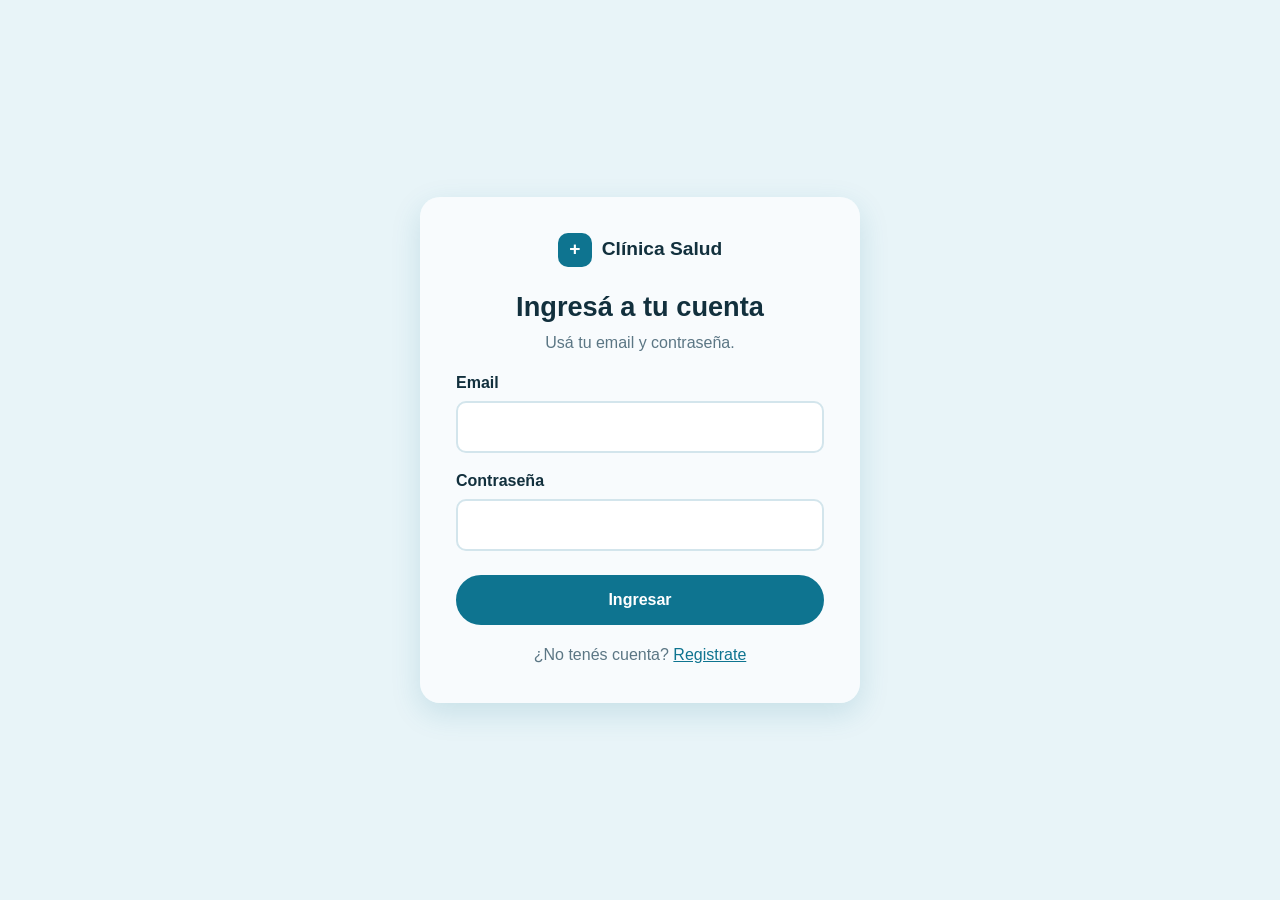
<file: Proyecto Informatico/clinicaWEB/index.html>
<!DOCTYPE html>
<html lang="es">
    <head>
        <meta charset="UTF-8">
        <meta http-equiv="refresh" content="0; url=login.html">
        <title>Clínica Salud</title>
    </head>
    <body>
        <a href="login.html">Ir al login</a>
    </body>
    </html>
</file>
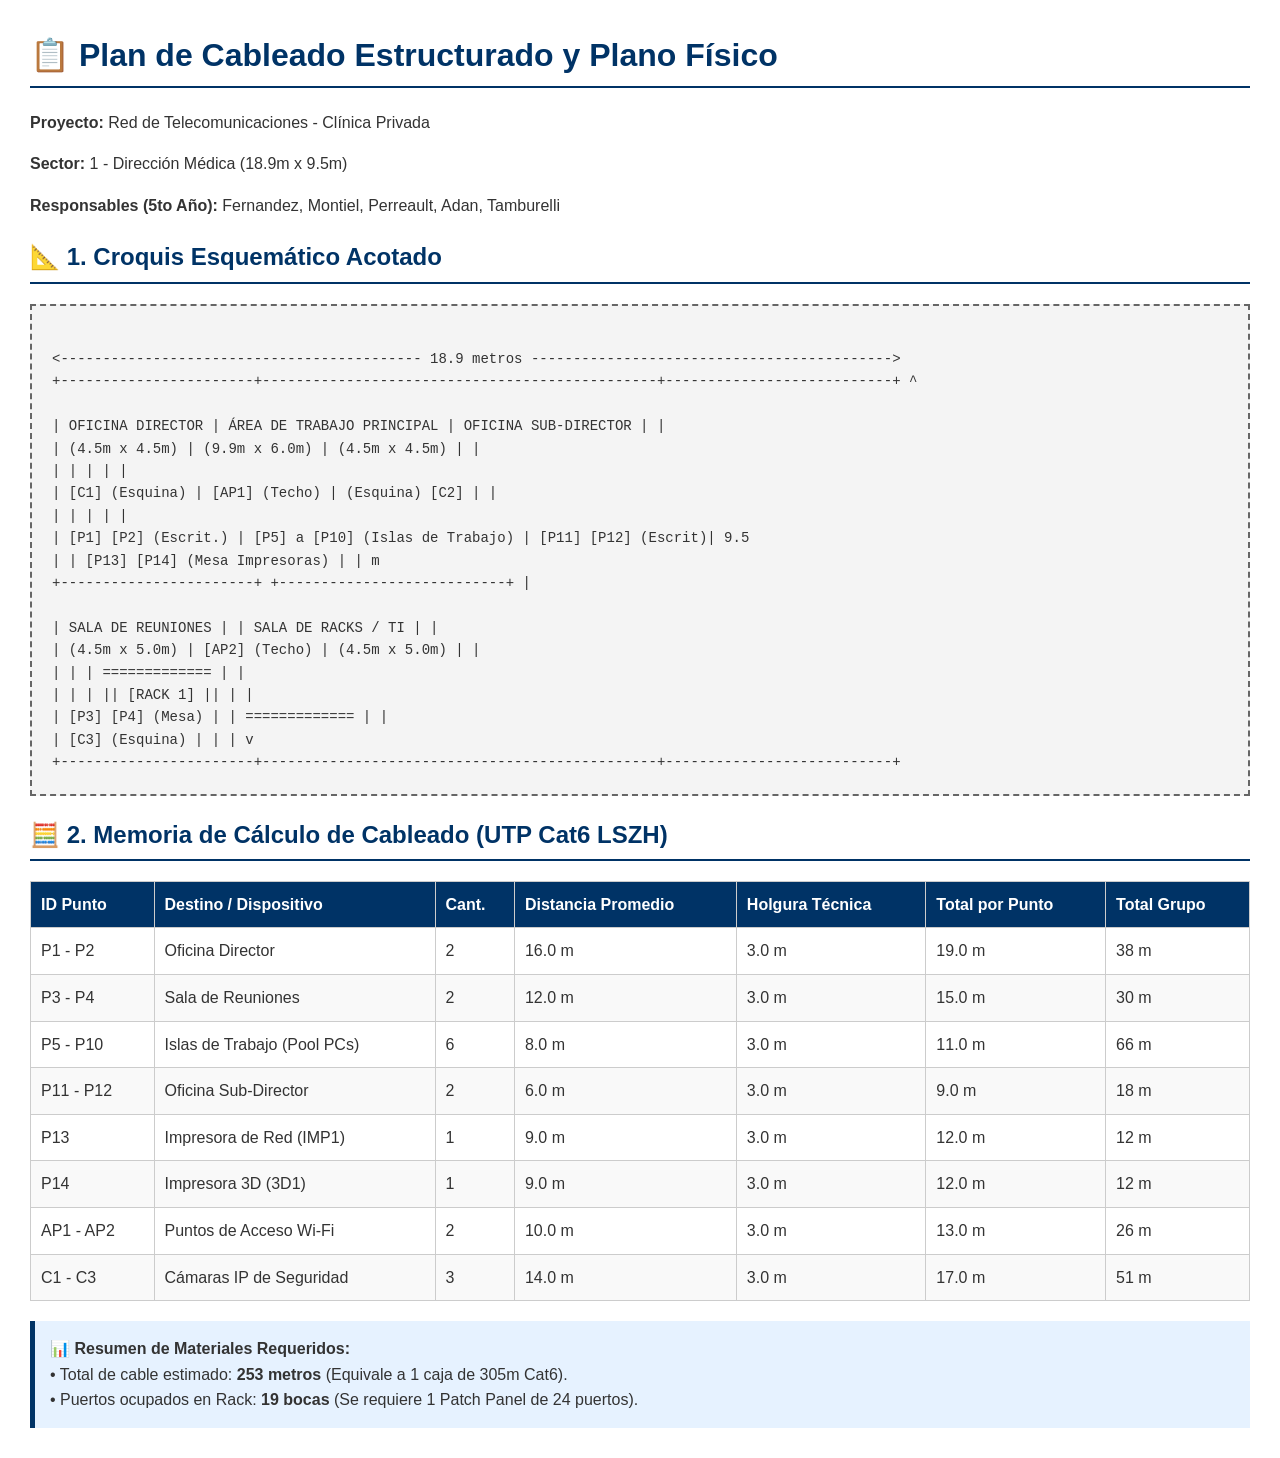
<file: Redes/plano croquis.html>
<!DOCTYPE html>
<html lang="es">
<head>
<meta charset="UTF-8">
<title>Plan de Cableado y Distribución - Dirección Médica</title>
<style>
body { font-family: Arial, sans-serif; line-height: 1.6; color: #333; margin: 30px; }
h1, h2 { color: #003366; border-bottom: 2px solid #003366; padding-bottom: 5px; }
.croquis { background: #f4f4f4; border: 2px dashed #666; padding: 20px; font-family: monospace; white-space: pre; font-size: 14px; overflow-x: auto; margin: 20px 0; }
table { width: 100%; border-collapse: collapse; margin-top: 15px; }
th, td { border: 1px solid #ccc; padding: 10px; text-align: left; }
th { background-color: #003366; color: white; }
tr:nth-child(even) { background-color: #f9f9f9; }
.alert { background: #e6f2ff; border-left: 5px solid #003366; padding: 15px; margin: 20px 0; }
</style>
</head>
<body>

<h1>📋 Plan de Cableado Estructurado y Plano Físico</h1>
<p><strong>Proyecto:</strong> Red de Telecomunicaciones - Clínica Privada</p>
<p><strong>Sector:</strong> 1 - Dirección Médica (18.9m x 9.5m)</p>
<p><strong>Responsables (5to Año):</strong> Fernandez, Montiel, Perreault, Adan, Tamburelli</p>

<h2>📐 1. Croquis Esquemático Acotado</h2>
<div class="croquis">
&lt;------------------------------------------- 18.9 metros -------------------------------------------&gt;
+-----------------------+-----------------------------------------------+---------------------------+ ^

| OFICINA DIRECTOR | ÁREA DE TRABAJO PRINCIPAL | OFICINA SUB-DIRECTOR | |
| (4.5m x 4.5m) | (9.9m x 6.0m) | (4.5m x 4.5m) | |
| | | | |
| [C1] (Esquina) | [AP1] (Techo) | (Esquina) [C2] | |
| | | | |
| [P1] [P2] (Escrit.) | [P5] a [P10] (Islas de Trabajo) | [P11] [P12] (Escrit)| 9.5
| | [P13] [P14] (Mesa Impresoras) | | m
+-----------------------+ +---------------------------+ |

| SALA DE REUNIONES | | SALA DE RACKS / TI | |
| (4.5m x 5.0m) | [AP2] (Techo) | (4.5m x 5.0m) | |
| | | ============= | |
| | | || [RACK 1] || | |
| [P3] [P4] (Mesa) | | ============= | |
| [C3] (Esquina) | | | v
+-----------------------+-----------------------------------------------+---------------------------+</div>

<h2>🧮 2. Memoria de Cálculo de Cableado (UTP Cat6 LSZH)</h2>
<table>
<thead>
<tr>
<th>ID Punto</th>
<th>Destino / Dispositivo</th>
<th>Cant.</th>
<th>Distancia Promedio</th>
<th>Holgura Técnica</th>
<th>Total por Punto</th>
<th>Total Grupo</th>
</tr>
</thead>
<tbody>
<tr><td>P1 - P2</td><td>Oficina Director</td><td>2</td><td>16.0 m</td><td>3.0 m</td><td>19.0 m</td><td>38 m</td></tr>
<tr><td>P3 - P4</td><td>Sala de Reuniones</td><td>2</td><td>12.0 m</td><td>3.0 m</td><td>15.0 m</td><td>30 m</td></tr>
<tr><td>P5 - P10</td><td>Islas de Trabajo (Pool PCs)</td><td>6</td><td>8.0 m</td><td>3.0 m</td><td>11.0 m</td><td>66 m</td></tr>
<tr><td>P11 - P12</td><td>Oficina Sub-Director</td><td>2</td><td>6.0 m</td><td>3.0 m</td><td>9.0 m</td><td>18 m</td></tr>
<tr><td>P13</td><td>Impresora de Red (IMP1)</td><td>1</td><td>9.0 m</td><td>3.0 m</td><td>12.0 m</td><td>12 m</td></tr>
<tr><td>P14</td><td>Impresora 3D (3D1)</td><td>1</td><td>9.0 m</td><td>3.0 m</td><td>12.0 m</td><td>12 m</td></tr>
<tr><td>AP1 - AP2</td><td>Puntos de Acceso Wi-Fi</td><td>2</td><td>10.0 m</td><td>3.0 m</td><td>13.0 m</td><td>26 m</td></tr>
<tr><td>C1 - C3</td><td>Cámaras IP de Seguridad</td><td>3</td><td>14.0 m</td><td>3.0 m</td><td>17.0 m</td><td>51 m</td></tr>
</tbody>
</table>

<div class="alert">
<strong>📊 Resumen de Materiales Requeridos:</strong><br>
• Total de cable estimado: <strong>253 metros</strong> (Equivale a 1 caja de 305m Cat6).<br>
• Puertos ocupados en Rack: <strong>19 bocas</strong> (Se requiere 1 Patch Panel de 24 puertos).
</div>

</body>
</html>
</file>
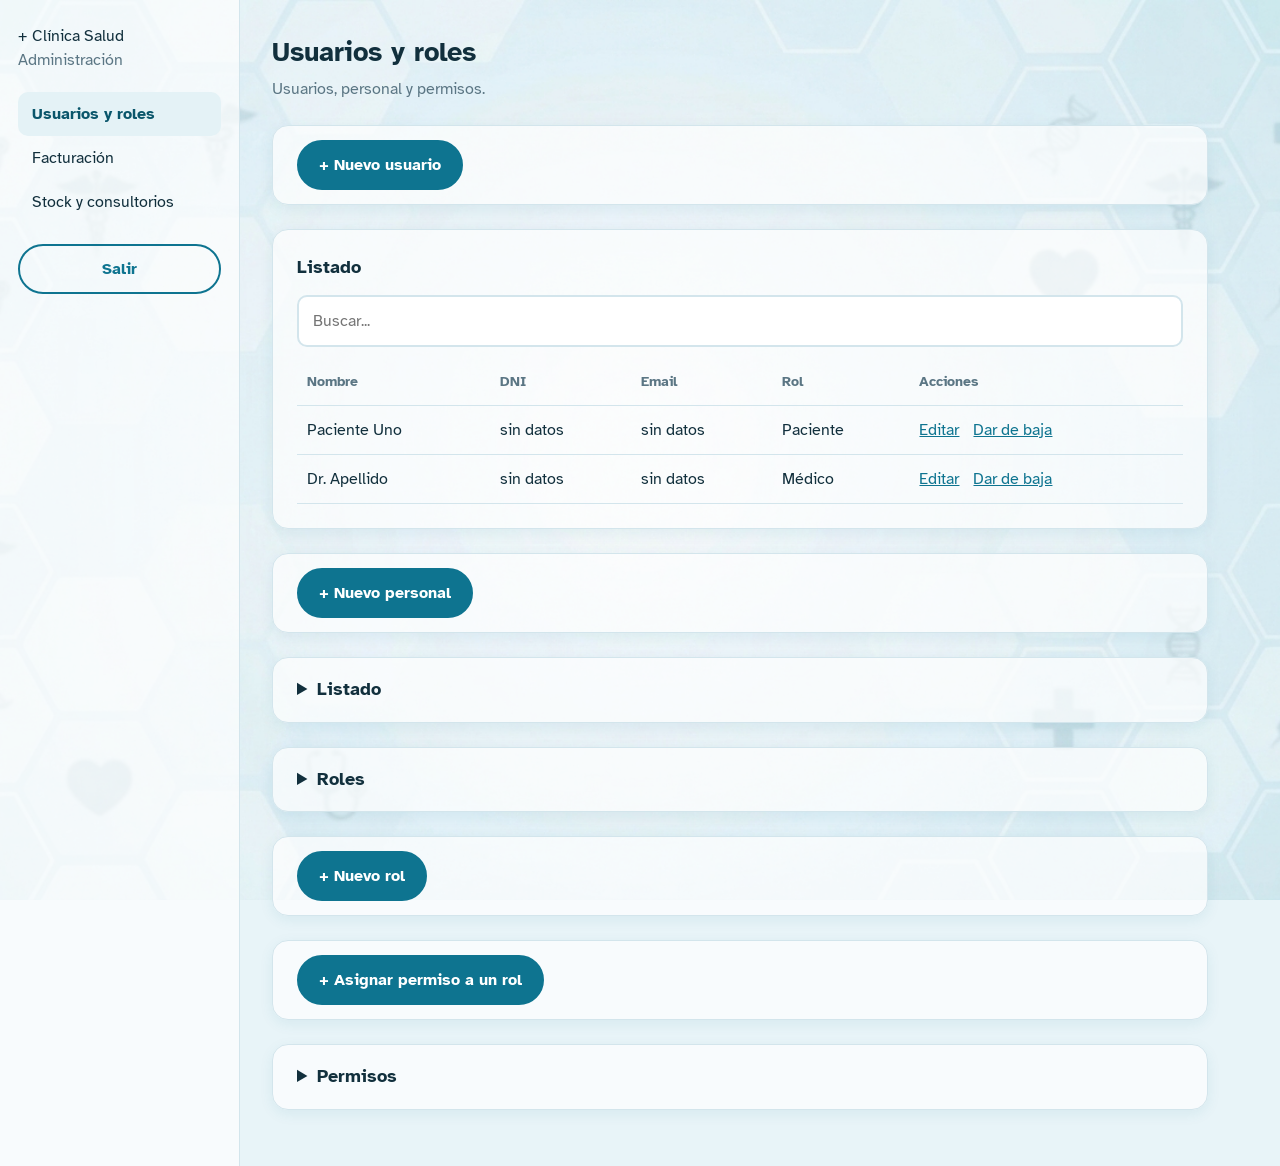
<file: Proyecto Informatico/clinicaWEB/admin.html>
<!DOCTYPE html>
<html lang="es">
    <head>
        <meta charset="UTF-8">
        <meta name="viewport" content="width=device-width,initial-scale=1">
        <title>Clínica | Administración</title>
        <link rel="stylesheet" href="https://fonts.googleapis.com/css2?family=Atkinson+Hyperlegible:wght@400;700&display=swap">
        <link rel="stylesheet" href="admin.css">
    </head>
    <body>
        <div class="app">
            <aside class="side">
                <div class="logo">
                    <i>+</i>
                    Clínica Salud</div>
                    <p class="muted">Administración</p>
                    <nav>
                        <a href="#usuarios">Usuarios y roles</a>
                        <a href="#facturas">Facturación</a>
                        <a href="#stock">Stock y consultorios</a>
                    </nav>
                    <a class="btn sec out" href="index.html">Salir</a>
                </aside>
                <main>
                    <section class="vista" id="usuarios">
                        <div class="top">
                            <div>
                                <h1>Usuarios y roles</h1>
                                <p class="muted">Usuarios, personal y permisos.</p>
                            </div>
                        </div>
                        <details class="panel nuevo">
                            <summary class="btn">Nuevo usuario</summary>
                            <form class="form" onsubmit="return false">
                                <div class="">
                                    <label for="c44">Nombre</label>
                                    <input id="c44" type="text"></div>
                                    <div class="">
                                        <label for="c45">Apellido</label>
                                        <input id="c45" type="text">
                                    </div>
                                    <div class="">
                                        <label for="c46">DNI</label>
                                        <input id="c46" type="text">
                                    </div>
                                    <div class="">
                                        <label for="c47">Fecha de nacimiento</label>
                                        <input id="c47" type="date">
                                    </div>
                                    <div class="">
                                        <label for="c48">Teléfono</label>
                                        <input id="c48" type="tel">
                                    </div>
                                    <div class="">
                                        <label for="c49">Email</label>
                                        <input id="c49" type="email">
                                    </div>
                                    <div class="">
                                        <label for="c50">Obra social</label>
                                        <select id="c50">
                                            <option>Ninguna</option>
                                            <option>Obra social 1</option>
                                            <option>Obra social 2</option>
                                        </select>
                                    </div>
                                    <div class="">
                                        <label for="c51">Rol</label>
                                        <select id="c51">
                                            <option>Paciente</option>
                                            <option>Médico</option>
                                            <option>Enfermero</option>
                                            <option>Administrador</option>
                                        </select>
                                    </div>
                                    <div class="full">
                                        <button class="btn">Crear usuario</button>
                                    </div>
                                </form>
                            </details>
                            <section class="panel">
                                <h2>Listado</h2>
                                <input class="buscar" placeholder="Buscar..." aria-label="Buscar">
                                <div class="tw">
                                    <table>
                                        <tr>
                                            <th>Nombre</th>
                                            <th>DNI</th>
                                            <th>Email</th>
                                            <th>Rol</th>
                                            <th>Acciones</th>
                                        </tr>
                                        <tr>
                                            <td>Paciente Uno</td>
                                            <td>sin datos</td>
                                            <td>sin datos</td>
                                            <td>Paciente</td>
                                            <td>
                                                <a href="#">Editar</a>
                                                <a href="#">Dar de baja</a>
                                            </td>
                                        </tr>
                                        <tr>
                                            <td>Dr. Apellido</td>
                                            <td>sin datos</td>
                                            <td>sin datos</td>
                                            <td>Médico</td>
                                            <td>
                                                <a href="#">Editar</a> 
                                                <a href="#">Dar de baja</a>
                                            </td>
                                        </tr>
                                    </table>
                                </div>
                            </section>
                            <details class="panel nuevo">
                                <summary class="btn">Nuevo personal</summary>
                                <form class="form" onsubmit="return false">
                                    <div class="">
                                        <label for="c52">Usuario</label>
                                        <select id="c52">
                                            <option>Usuario 1</option>
                                            <option>Usuario 2</option>
                                        </select>
                                    </div>
                                    <div class="">
                                        <label for="c53">Trabajo</label>
                                        <input id="c53" type="text">
                                    </div>
                                    <div class="full">
                                        <label for="c54">Descripción</label>
                                        <textarea id="c54" rows="3">
                                            
                                        </textarea>
                                    </div>
                                    <div class="">
                                        <label for="c55">Rol</label>
                                        <select id="c55">
                                            <option>Médico</option>
                                            <option>Enfermero</option>
                                            <option>Administrativo</option>
                                        </select>
                                    </div>
                                    <div class="full">
                                        <button class="btn">Agregar personal</button>
                                    </div>
                                </form>
                            </details>
                            <details class="panel plegable">
                                <summary>Listado</summary>
                                <input class="buscar" placeholder="Buscar..." aria-label="Buscar">
                                <div class="tw">
                                    <table>
                                        <tr>
                                            <th>Usuario</th>
                                            <th>Trabajo</th>
                                            <th>Descripción</th>
                                            <th>Rol</th>
                                            <th>

                                            </th>
                                        </tr>
                                        <tr>
                                            <td>Dr. Apellido</td>
                                            <td>Cardiólogo</td>
                                            <td>sin datos</td>
                                            <td>Médico</td>
                                            <td>
                                                <a href="#">Editar</a>
                                                <a href="#">Quitar</a>
                                            </td>
                                        </tr>
                                    </table>
                                </div>
                            </details>
                            <details class="panel plegable">
                                <summary>Roles</summary>
                                <div class="tw">
                                    <table><tr>
                                        <th>Rol</th>
                                        <th>Descripción</th>
                                        <th>

                                        </th>
                                    </tr>
                                    <tr>
                                        <td>Paciente</td>
                                        <td>Ve sus propios datos</td>
                                        <td>
                                            <a href="#">Editar</a>
                                        </td>
                                    </tr>
                                    <tr>
                                        <td>Médico</td>
                                        <td>Atiende y registra consultas</td>
                                        <td>
                                            <a href="#">Editar</a>
                                        </td>
                                    </tr>
                                </table>
                            </div>
                        </details>
                        <details class="panel nuevo">
                            <summary class="btn">Nuevo rol</summary>
                            <form class="form" onsubmit="return false">
                                <div class="">
                                    <label for="c56">Nombre</label>
                                    <input id="c56" type="text">
                                </div>
                                <div class="full">
                                    <label for="c57">Descripción</label>
                                    <textarea id="c57" rows="3">
                                        
                                    </textarea>
                                </div>
                                <div class="full">
                                    <button class="btn">Crear rol</button>
                                </div>
                            </form>
                        </details>
                        <details class="panel nuevo">
                            <summary class="btn">Asignar permiso a un rol</summary>
                            <form class="form" onsubmit="return false">
                                <div class="">
                                    <label for="c58">Rol</label>
                                    <select id="c58"><option>Paciente</option>
                                        <option>Médico</option>
                                        <option>Enfermero</option>
                                        <option>Administrador</option>
                                    </select>
                                </div>
                                <div class="">
                                    <label for="c59">Permiso</label>
                                    <select id="c59">
                                        <option>Ver historia</option>
                                        <option>Editar historia</option>
                                        <option>Emitir recetas</option>
                                        <option>Gestionar usuarios</option>
                                    </select>
                                </div>
                                <div class="full">
                                    <button class="btn">Asignar permiso</button>
                                </div>
                            </form>
                        </details>
                        <details class="panel plegable">
                            <summary>Permisos</summary>
                            <div class="tw">
                                <table>
                                    <tr>
                                        <th>Permiso</th>
                                        <th>Descripción</th>
                                    </tr>
                                    <tr>
                                        <td>Ver historia</td>
                                        <td>Consultar historias clínicas</td>
                                    </tr>
                                </table>
                            </div>
                        </details>
                    </section>
                    <section class="vista" id="facturas">
                        <div class="top">
                            <div>
                                <h1>Facturación</h1>
                                <p class="muted">Facturas y obras sociales.</p>
                            </div>
                        </div>
                        <details class="panel nuevo">
                            <summary class="btn">Nueva factura</summary>
                            <form class="form" onsubmit="return false">
                                <div class="">
                                    <label for="c60">Paciente</label>
                                    <select id="c60"><option>Paciente Uno</option>
                                        <option>Paciente Dos</option>
                                        <option>Paciente Tres</option>
                                    </select>
                                </div>
                                <div class="">
                                    <label for="c61">Fecha</label>
                                    <input id="c61" type="date">
                                </div>
                                <div class="">
                                    <label for="c62">Importe</label>
                                    <input id="c62" type="number">
                                </div>
                                <div class="">
                                    <label for="c63">Obra social</label>
                                    <select id="c63">
                                        <option>Ninguna</option>
                                        <option>Obra social 1</option>
                                    </select>
                                </div>
                                <div class="">
                                    <label for="c64">Estado</label>
                                    <select id="c64"><option>Pendiente</option>
                                        <option>Pagada</option>
                                    </select>
                                </div>
                                <div class="full">
                                    <button class="btn">Emitir factura</button>
                                </div>
                            </form>
                        </details>
                        <section class="panel">
                            <h2>Facturas</h2>
                            <input class="buscar" placeholder="Buscar..." aria-label="Buscar">
                            <div class="tw">
                                <table>
                                    <tr>
                                        <th>Fecha</th>
                                        <th>Paciente</th>
                                        <th>Importe</th>
                                        <th>Obra social</th>
                                        <th>Estado</th>
                                        <th>

                                        </th>
                                    </tr>
                                    <tr>
                                        <td>05/09/2026</td>
                                        <td>Paciente Uno</td>
                                        <td>$ 15.000</td>
                                        <td>Obra social 1</td>
                                        <td>
                                            <span class="tag warn">Pendiente</span>
                                        </td>
                                        <td>
                                            <a href="#">Cobrar</a>
                                            <a href="#">Anular</a>
                                        </td>
                                    </tr>
                                    <tr>
                                        <td>01/08/2026</td>
                                        <td>Paciente Dos</td>
                                        <td>$ 8.000</td>
                                        <td>Ninguna</td>
                                        <td>
                                            <span class="tag ok">Pagada</span>
                                        </td>
                                        <td>
                                            <a href="#">Descargar</a>
                                        </td>
                                    </tr>
                                </table>
                            </div>
                        </section>
                        <details class="panel nuevo">
                            <summary class="btn">Nueva obra social</summary>
                            <form class="form" onsubmit="return false">
                                <div class="">
                                    <label for="c65">Nombre</label>
                                    <input id="c65" type="text">
                                </div>
                                <div class="">
                                    <label for="c66">Número de convenio</label>
                                    <input id="c66" type="text">
                                </div>
                                <div class="">
                                    <label for="c67">Cobertura</label>
                                    <input id="c67" type="text">
                                </div><div class="full">
                                    <button class="btn">Guardar obra social</button>
                                </div>
                            </form>
                        </details>
                        <details class="panel nuevo">
                            <summary class="btn">Nuevo beneficio</summary>
                            <form class="form" onsubmit="return false">
                                <div class="">
                                    <label for="c68">Obra social</label>
                                    <select id="c68">
                                        <option>Obra social 1</option>
                                        <option>Obra social 2</option>
                                    </select>
                                </div>
                                <div class="">
                                    <label for="c69">Cobertura</label>
                                    <input id="c69" type="text">
                                </div><div class="full">
                                    <label for="c70">Descripción</label>
                                    <textarea id="c70" rows="3">

                                    </textarea>
                                </div>
                                <div class="full">
                                    <button class="btn">Guardar beneficio</button>
                                </div>
                            </form>
                        </details>
                        <details class="panel plegable">
                            <summary>Obras sociales</summary>
                            <input class="buscar" placeholder="Buscar..." aria-label="Buscar">
                            <div class="tw">
                                <table>
                                    <tr>
                                        <th>Nombre</th>
                                        <th>Convenio</th>
                                        <th>Cobertura</th>
                                        <th>

                                        </th>
                                    </tr>
                                    <tr>
                                        <td>Obra social 1</td>
                                        <td>sin datos</td>
                                        <td>sin datos</td>
                                        <td>
                                            <a href="#">Editar</a>
                                            <a href="#">Beneficios</a>
                                        </td>
                                    </tr>
                                </table>
                            </div>
                        </details>
                    </section>
                    <section class="vista" id="stock">
                        <div class="top"><div>
                            <h1>Stock y consultorios</h1>
                            <p class="muted">Artículos y consultorios.</p>
                        </div>
                    </div>
                    <details class="panel nuevo">
                        <summary class="btn">Nuevo artículo</summary>
                        <form class="form" onsubmit="return false">
                            <div class="">
                                <label for="c71">Nombre</label>
                                <input id="c71" type="text">
                            </div>
                            <div class="">
                                <label for="c72">Presentación</label>
                                <input id="c72" type="text">
                            </div>
                            <div class="">
                                <label for="c73">Stock actual</label>
                                <input id="c73" type="number">
                            </div>
                            <div class="">
                                <label for="c74">Stock mínimo</label>
                                <input id="c74" type="number">
                            </div>
                            <div class="full">
                                <label for="c75">Descripción</label>
                                <textarea id="c75" rows="3">

                                </textarea>
                            </div>
                            <div class="full">
                                <button class="btn">Guardar artículo</button>
                            </div>
                        </form>
                    </details>
                    <section class="panel">
                        <h2>Stock</h2>
                        <input class="buscar" placeholder="Buscar..." aria-label="Buscar">
                        <div class="tw">
                            <table>
                                <tr>
                                    <th>Artículo</th>
                                    <th>Presentación</th>
                                    <th>Stock actual</th>
                                    <th>Stock mínimo</th>
                                    <th>Estado</th>
                                    <th>

                                    </th>
                                </tr>
                                <tr>
                                    <td>Artículo A</td>
                                    <td>Caja x 20</td>
                                    <td>3</td>
                                    <td>10</td>
                                    <td>
                                        <span class="tag alert">Bajo</span>
                                    </td>
                                    <td>
                                        <a href="#">Ajustar</a>
                                        <a href="#">Editar</a>
                                    </td>
                                </tr>
                                <tr>
                                    <td>Artículo B</td>
                                    <td>Frasco</td>
                                    <td>40</td>
                                    <td>10</td>
                                    <td>
                                        <span class="tag ok">Normal</span>
                                    </td>
                                    <td>
                                        <a href="#">Ajustar</a> <a href="#">Editar</a>
                                    </td>
                                </tr>
                            </table>
                        </div>
                    </section>
                    <details class="panel nuevo">
                        <summary class="btn">Nuevo consultorio</summary>
                        <form class="form" onsubmit="return false">
                            <div class="">
                                <label for="c76">Número</label>
                                <input id="c76" type="number">
                            </div>
                            <div class="">
                                <label for="c77">Piso</label>
                                <input id="c77" type="number">
                            </div><div class="">
                                <label for="c78">Tipo</label>
                                <select id="c78">
                                    <option>Consultorio</option>
                                    <option>Guardia</option>
                                    <option>Internación</option>
                                </select>
                            </div>
                            <div class="">
                                <label for="c79">Estado</label>
                                <select id="c79">
                                    <option>Libre</option>
                                    <option>Ocupado</option>
                                    <option>Mantenimiento</option>
                                </select>
                            </div>
                            <div class="full">
                                <button class="btn">Guardar consultorio</button>
                            </div>
                        </form>
                    </details>
                    <details class="panel plegable"><summary>Consultorios</summary>
                        <div class="tw">
                            <table>
                                <tr>
                                    <th>Número</th>
                                    <th>Piso</th>
                                    <th>Tipo</th>
                                    <th>Estado</th>
                                    <th>

                                    </th>
                                </tr>
                                <tr>
                                    <td>1</td>
                                    <td>1</td>
                                    <td>Consultorio</td>
                                    <td><span class="tag ok">Libre</span>
                                    </td>
                                    <td>
                                        <a href="#">Editar</a>
                                    </td>
                                </tr>
                                <tr>
                                    <td>2</td>
                                    <td>1</td>
                                    <td>Guardia</td>
                                    <td>
                                        <span class="tag warn">Ocupado</span>
                                    </td>
                                    <td>
                                        <a href="#">Editar</a>
                                    </td>
                                </tr>
                            </table>
                        </div>
                    </details>
                </section>
            </main>
        </div>
        <script src="app.js">

        </script>
        </body>
        </html>
</file>
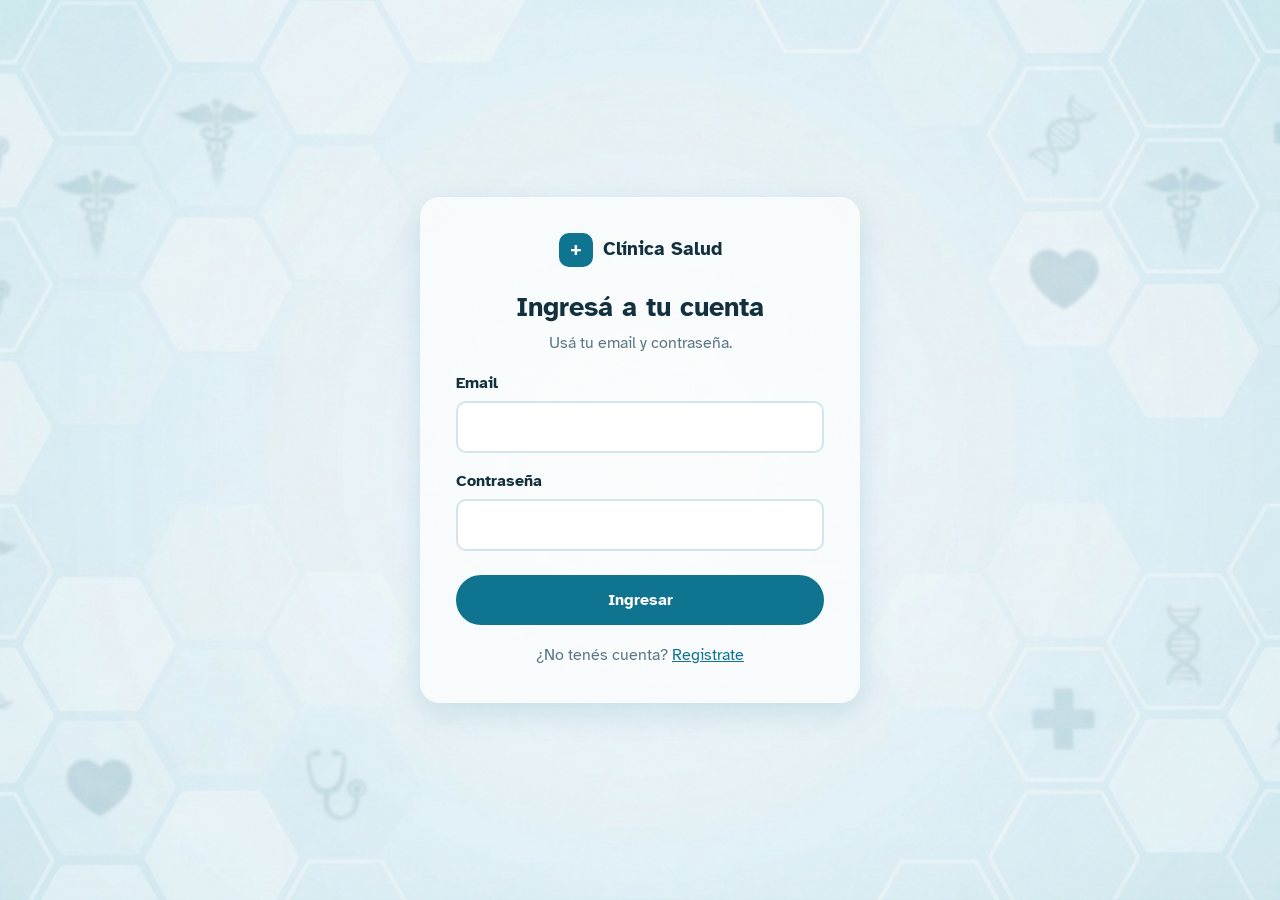
<file: Proyecto Informatico/clinicaWEB/login.html>
<!DOCTYPE html>
<html lang="es">
    <head>
        <meta charset="UTF-8">
        <meta name="viewport" content="width=device-width,initial-scale=1">
        <title>Clínica | Ingresar
        </title>
        <link rel="stylesheet" href="https://fonts.googleapis.com/css2?family=Atkinson+Hyperlegible:wght@400;700&display=swap">
        <link rel="stylesheet" href="login.css">
    </head>
    <body>
        <div class="login">
            <form class="login-box" id="formLogin" novalidate>
                <div class="logo"><i>+</i> Clínica Salud</div>
                <h1>Ingresá a tu cuenta</h1>
                <p class="muted">Usá tu email y contraseña.</p>
                <label for="email">Email</label>
                <input id="email" name="email" type="email" autocomplete="email" required>
                <label for="password">Contraseña</label>
                <input id="password" name="password" type="password" autocomplete="current-password" maxlength="40" required>
                <button class="btn" type="submit">Ingresar</button>
                <p class="cambio muted">¿No tenés cuenta? <a href="register.html">Registrate</a></p>
            </form>
        </div>
        <script src="login.js">

        </script>
        </body>
        </html>
</file>
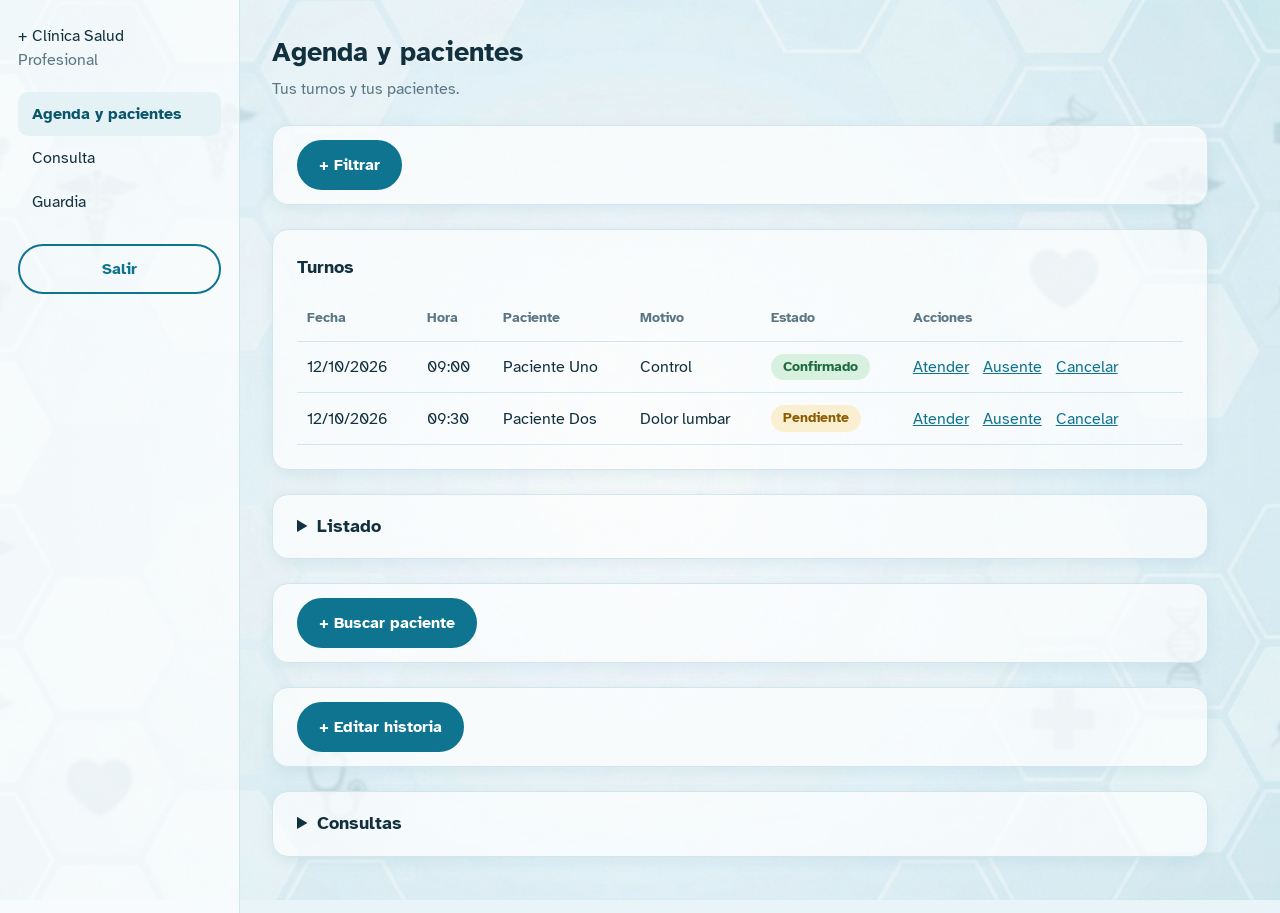
<file: Proyecto Informatico/clinicaWEB/medico.html>
<!DOCTYPE html>
<html lang="es">
    <head>
        <meta charset="UTF-8">
        <meta name="viewport" content="width=device-width,initial-scale=1">
        <title>Clínica | Profesional</title>
        <link rel="stylesheet" href="https://fonts.googleapis.com/css2?family=Atkinson+Hyperlegible:wght@400;700&display=swap">
        <link rel="stylesheet" href="medico.css">
    </head>
    <body>
        <div class="app">
            <aside class="side">
                <div class="logo">
                    <i>+</i> Clínica Salud
                </div>
                <p class="muted">Profesional</p>
                <nav>
                    <a href="#pacientes">Agenda y pacientes</a>
                    <a href="#consulta">Consulta</a>
                    <a href="#guardia">Guardia</a>
                </nav>
                <a class="btn sec out" href="index.html">Salir</a>
            </aside>
            <main>
                <section class="vista" id="pacientes">
                    <div class="top">
                        <div>
                            <h1>Agenda y pacientes</h1>
                            <p class="muted">Tus turnos y tus pacientes.</p>
                        </div>
                    </div>
                    <details class="panel nuevo">
                        <summary class="btn">Filtrar</summary>
                        <form class="form" onsubmit="return false">
                            <div class="">
                                <label for="c14">Fecha</label>
                                <input id="c14" type="date">
                            </div>
                            <div class="">
                                <label for="c15">Estado</label>
                                <select id="c15">
                                    <option>Todos</option>
                                    <option>Pendiente</option>
                                    <option>Confirmado</option>
                                    <option>Atendido</option>
                                    <option>Ausente</option>
                                </select>
                            </div>
                            <div class="full">
                                <button class="btn">Filtrar</button>
                            </div>
                        </form>
                    </details>
                    <section class="panel">
                        <h2>Turnos</h2>
                        <div class="tw">
                            <table>
                                <tr>
                                    <th>Fecha</th>
                                    <th>Hora</th>
                                    <th>Paciente</th>
                                    <th>Motivo</th>
                                    <th>Estado</th>
                                    <th>Acciones</th>
                                </tr>
                                <tr>
                                    <td>12/10/2026</td>
                                    <td>09:00</td>
                                    <td>Paciente Uno</td>
                                    <td>Control</td>
                                    <td>
                                        <span class="tag ok">Confirmado</span>
                                    </td>
                                    <td>
                                        <a href="#">Atender</a>
                                        <a href="#">Ausente</a>
                                        <a href="#">Cancelar</a>
                                    </td>
                                </tr>
                                <tr>
                                    <td>12/10/2026</td>
                                    <td>09:30</td>
                                    <td>Paciente Dos</td>
                                    <td>Dolor lumbar</td>
                                    <td>
                                        <span class="tag warn">Pendiente</span>
                                    </td>
                                    <td>
                                        <a href="#">Atender</a>
                                        <a href="#">Ausente</a>
                                        <a href="#">Cancelar</a>
                                    </td>
                                </tr>
                            </table>
                        </div>
                    </section>
                    <details class="panel plegable">
                        <summary>Listado</summary>
                        <input class="buscar" placeholder="Buscar..." aria-label="Buscar">
                        <div class="tw">
                            <table>
                                <tr>
                                    <th>Nombre</th>
                                    <th>DNI</th>
                                    <th>Obra social</th>
                                    <th>Última consulta</th>
                                    <th>
                                        
                                    </th>
                                </tr>
                                <tr>
                                    <td>Paciente Uno</td>
                                    <td>sin datos</td>
                                    <td>sin datos</td>
                                    <td>05/09/2026</td>
                                    <td><a href="#">Historia</a>
                                        <a href="#">Nueva consulta</a>
                                    </td>
                                </tr>
                                <tr>
                                    <td>Paciente Dos</td>
                                    <td>sin datos</td>
                                    <td>sin datos</td>
                                    <td>20/08/2026</td>
                                    <td>
                                        <a href="#">Historia</a>
                                        <a href="#">Nueva consulta</a>
                                    </td>
                                </tr>
                            </table>
                        </div>
                    </details>
                    <details class="panel nuevo">
                        <summary class="btn">Buscar paciente</summary>
                        <form class="form" onsubmit="return false">
                            <div class="">
                                <label for="c16">DNI o nombre</label>
                                <input id="c16" type="text">
                            </div>
                            <div class="full">
                                <button class="btn">Buscar</button>
                            </div>
                        </form>
                    </details>
                    <details class="panel nuevo">
                        <summary class="btn">Editar historia</summary>
                        <form class="form" onsubmit="return false">
                            <div class="full"><label for="c17">Antecedentes</label>
                                <textarea id="c17" rows="3">

                                </textarea>
                            </div>
                            <div class="full">
                                <label for="c18">Alergias</label>
                                <textarea id="c18" rows="3">

                                </textarea>
                            </div>
                            <div class="full">
                                <label for="c19">Observaciones</label>
                                <textarea id="c19" rows="3">

                                </textarea>
                            </div>
                            <div class="full">
                                <button class="btn">Guardar historia</button>
                            </div>
                        </form>
                    </details>
                    <details class="panel plegable">
                        <summary>Consultas</summary>
                        <div class="tw">
                            <table>
                                <tr>
                                    <th>Fecha</th
                                        ><th>Motivo</th>
                                        <th>Diagnóstico</th>
                                        <th>Profesional</th>
                                    </tr><tr><td>05/09/2026</td>
                                        <td>Control</td>
                                        <td>Sin hallazgos</td>
                                        <td>Dr. Apellido</td>
                                    </tr>
                            </table>
                        </div>
                    </details>
                </section>
                <section class="vista" id="consulta">
                    <div class="top">
                        <div>
                            <h1>
                                Consulta</h1>
                            <p class="muted">Consulta, receta y estudios.</p>
                        </div>
                    </div>
                    <details class="panel nuevo">
                        <summary class="btn">Consulta</summary>
                        <form class="form" onsubmit="return false">
                            <div class="">
                                <label for="c20">Paciente</label>
                                <select id="c20">
                                    <option>Paciente Uno</option>
                                    <option>Paciente Dos</option>
                                    <option>Paciente Tres</option>
                                </select>
                            </div>
                            <div class="">
                                <label for="c21">Fecha y hora</label>
                                <input id="c21" type="datetime-local">
                            </div><div class="">
                                <label for="c22">Motivo</label>
                                <input id="c22" type="text">
                            </div>
                            <div class="">
                                <label for="c23">Diagnóstico</label>
                                <input id="c23" type="text">
                            </div>
                            <div class="full">
                                <label for="c24">Observación</label>
                                <textarea id="c24" rows="3">
                                    
                                </textarea>
                            </div>
                            <div class="full">
                                <button class="btn">Guardar consulta</button>
                            </div>
                        </form>
                    </details>
                    <details class="panel nuevo">
                        <summary class="btn">Receta</summary>
                        <form class="form" onsubmit="return false">
                            <div class="">
                                <label for="c25">Artículo</label><select id="c25">
                                    <option>Artículo A</option>
                                    <option>Artículo B</option>
                                </select>
                            </div>
                            <div class="">
                                <label for="c26">Cantidad</label>
                                <input id="c26" type="number">
                            </div>
                            <div class="">
                                <label for="c27">Dosis</label>
                                <input id="c27" type="text">
                            </div>
                            <div class="">
                                <label for="c28">Frecuencia</label>
                                <input id="c28" type="text">
                            </div>
                            <div class="">
                                <label for="c29">Duración</label>
                                <input id="c29" type="text">
                            </div>
                            <div class="full">
                                <label for="c30">Indicación</label>
                                <textarea id="c30" rows="3">
                                    
                                </textarea>
                            </div>
                            <div class="full">
                                <button class="btn">Agregar a la receta</button>
                            </div>
                        </form>
                    </details>
                    <section class="panel">
                        <h2>Recetas</h2>
                        <input class="buscar" placeholder="Buscar..." aria-label="Buscar">
                        <div class="tw">
                            <table>
                                <tr>
                                    <th>Fecha</th>
                                    <th>Paciente</th>
                                    <th>Medicamento</th>
                                    <th>Dosis</th>
                                    <th>Frecuencia</th>
                                    <th>Duración</th>
                                    <th></th>
                                </tr><tr>
                                    <td>05/09/2026</td>
                                    <td>Paciente Uno</td>
                                    <td>Artículo</td>
                                    <td>500 mg</td>
                                    <td>Cada 8 hs</td>
                                    <td>7 días</td>
                                    <td><a href="#">Imprimir</a>
                                        <a href="#">Anular</a>
                                    </td></tr>
                            </table>
                        </div>
                    </section>
                    <details class="panel nuevo">
                        <summary class="btn">Indicar estudio</summary>
                        <form class="form" onsubmit="return false">
                            <div class="">
                                <label for="c31">Paciente</label>
                                <select id="c31">
                                    <option>Paciente Uno</option>
                                    <option>Paciente Dos</option>
                                    <option>Paciente Tres</option>
                                </select>
                            </div>
                            <div class="">
                                <label for="c32">Tipo</label>
                                <select id="c32">
                                    <option>Análisis de sangre</option>
                                    <option>Radiografía</option>
                                    <option>Ecografía</option>
                                </select>
                            </div>
                            <div class="">
                                <label for="c33">Fecha</label>
                                <input id="c33" type="date">
                            </div>
                            <div class="full">
                                <button class="btn">Indicar estudio</button>
                            </div>
                        </form>
                    </details>
                    <details class="panel nuevo">
                        <summary class="btn">Cargar resultado</summary>
                        <form class="form" onsubmit="return false">
                            <div class="">
                                <label for="c34">Estudio</label>
                                <select id="c34">
                                    <option>Estudio pendiente 1</option>
                                    <option>Estudio pendiente 2</option>
                                </select>
                            </div>
                            <div class="full">
                                <label for="c35">Resultado</label>
                                <textarea id="c35" rows="3">
                                    
                                </textarea>
                            </div>
                            <div class="">
                                <label for="c36">Archivo</label>
                                <input id="c36" type="file">
                            </div>
                            <div class="full">
                                <button class="btn">Cargar resultado</button>
                            </div>
                        </form>
                    </details>
                    <details class="panel plegable">
                        <summary>Estudios</summary>
                        <input class="buscar" placeholder="Buscar..." aria-label="Buscar">
                        <div class="tw">
                            <table>
                                <tr>
                                    <th>Fecha</th>
                                    <th>Paciente</th>
                                    <th>Tipo</th>
                                    <th>Resultado</th>
                                </tr>
                                <tr>
                                    <td>01/09/2026</td>
                                    <td>Paciente Uno</td>
                                    <td>Análisis de sangre</td>
                                    <td>Normal</td>
                                </tr>
                            </table>
                        </div>
                    </details>
                </section>
                <section class="vista" id="guardia">
                    <div class="top">
                        <div>
                            <h1>Guardia</h1>
                            <p class="muted">Triage y consultorios.</p>
                        </div>
                    </div>
                    <details class="panel nuevo">
                        <summary class="btn">Registrar triage</summary>
                        <form class="form" onsubmit="return false">
                            <div class="">
                                <label for="c37">Paciente</label>
                                <select id="c37">
                                    <option>Paciente Uno</option>
                                    <option>Paciente Dos</option>
                                    <option>Paciente Tres</option>
                                </select>
                            </div>
                            <div class="">
                                <label for="c38">Prioridad</label>
                                <select id="c38">
                                    <option>Alta</option>
                                    <option>Media</option>
                                    <option>Baja</option>
                                </select>
                            </div>
                            <div class="full">
                                <label for="c39">Observación</label>
                                <textarea id="c39" rows="3">
                                    
                                </textarea>
                            </div>
                            <div class="full">
                                <button class="btn">Registrar triage</button>
                            </div>
                        </form>
                    </details>
                    <section class="panel">
                        <h2>Pacientes en espera</h2>
                        <div class="tw">
                            <table>
                                <tr>
                                    <th>Hora</th>
                                    <th>Paciente</th>
                                    <th>Prioridad</th>
                                    <th>Enfermero/a</th>
                                    <th>Estado</th>
                                    <th>Acciones</th>
                                </tr>
                                <tr>
                                    <td>08:42</td>
                                    <td>Paciente Tres</td>
                                    <td><span class="tag alert">Alta</span>
                                    </td>
                                    <td>sin asignar</td>
                                    <td>
                                        <span class="tag warn">En espera</span>
                                    </td>
                                    <td>
                                        <a href="#">Atender</a>
                                    </td>
                                </tr>
                                <tr>
                                    <td>08:55</td>
                                    <td>Paciente Cuatro</td>
                                    <td><span class="tag warn">Media</span>
                                    </td>
                                    <td>sin asignar</td>
                                    <td>
                                        <span class="tag warn">En espera</span>
                                    </td>
                                    <td>
                                        <a href="#">Atender</a>
                                    </td>
                                </tr>
                            </table>
                        </div>
                    </section>
                    <details class="panel plegable">
                        <summary>Turnos de guardia</summary>
                        <div class="tw">
                            <table>
                                <tr>
                                    <th>Fecha</th>
                                    <th>Hora de inicio</th>
                                    <th>Hora de fin</th>
                                    <th>Estado</th>
                                </tr>
                                <tr>
                                    <td>05/10/2026</td>
                                    <td>08:00</td>
                                    <td>20:00</td>
                                    <td>
                                        <span class="tag ok">Activa</span>
                                    </td>
                                </tr>
                            </table>
                        </div>
                    </details>
                    <details class="panel plegable">
                        <summary>Consultorios</summary>
                        <div class="tw">
                            <table>
                                <tr>
                                    <th>Número</th>
                                    <th>Piso</th>
                                    <th>Tipo</th>
                                    <th>Estado</th>
                                </tr>
                                <tr>
                                    <td>1</td>
                                    <td>1</td>
                                    <td>Consultorio</td>
                                    <td>
                                        <span class="tag ok">Libre</span>
                                    </td>
                                </tr>
                                <tr>
                                    <td>2</td>
                                    <td>1</td>
                                    <td>Guardia</td>
                                    <td>
                                        <span class="tag warn">Ocupado</span>
                                    </td>
                                </tr>
                            </table>
                        </div>
                    </details>
                    <details class="panel nuevo">
                        <summary class="btn">Ubicar paciente</summary>
                        <form class="form" onsubmit="return false">
                            <div class="">
                                <label for="c40">Paciente</label>
                                <select id="c40">
                                    <option>Paciente Uno</option>
                                    <option>Paciente Dos</option>
                                    <option>Paciente Tres</option>
                                </select>
                            </div>
                            <div class="">
                                <label for="c41">Consultorio</label>
                                <select id="c41">
                                    <option>1</option>
                                    <option>2</option>
                                </select>
                            </div><div class="">
                                <label for="c42">Tipo</label>
                                <select id="c42">
                                    <option>Consulta</option>
                                    <option>Internación</option>
                                    <option>Guardia</option>
                                </select></div><div class="">
                                    <label for="c43">Fecha de ingreso</label>
                                    <input id="c43" type="datetime-local">
                                </div>
                            <div class="full">
                                <button class="btn">Ubicar paciente</button>
                            </div>
                        </form>
                    </details>
                    <details class="panel plegable">
                        <summary>Pacientes ubicados</summary>
                        <div class="tw">
                            <table>
                                <tr>
                                    <th>Paciente</th>
                                    <th>Tipo</th>
                                    <th>Ingreso</th>
                                    <th>Salida</th>
                                    <th>Consultorio</th>
                                    <th>
                                        
                                    </th>
                                </tr>
                                <tr>
                                    <td>Paciente Dos</td>
                                    <td>Consulta</td>
                                    <td>09:30</td>
                                    <td>sin salida</td>
                                    <td>1</td>
                                    <td>
                                        <a href="#">Registrar salida</a>
                                    </td>
                                </tr>
                            </table>
                        </div>
                    </details>
                </section>
            </main>
        </div>
        <script src="app.js">
            
        </script>
    </body>
</html>
</file>
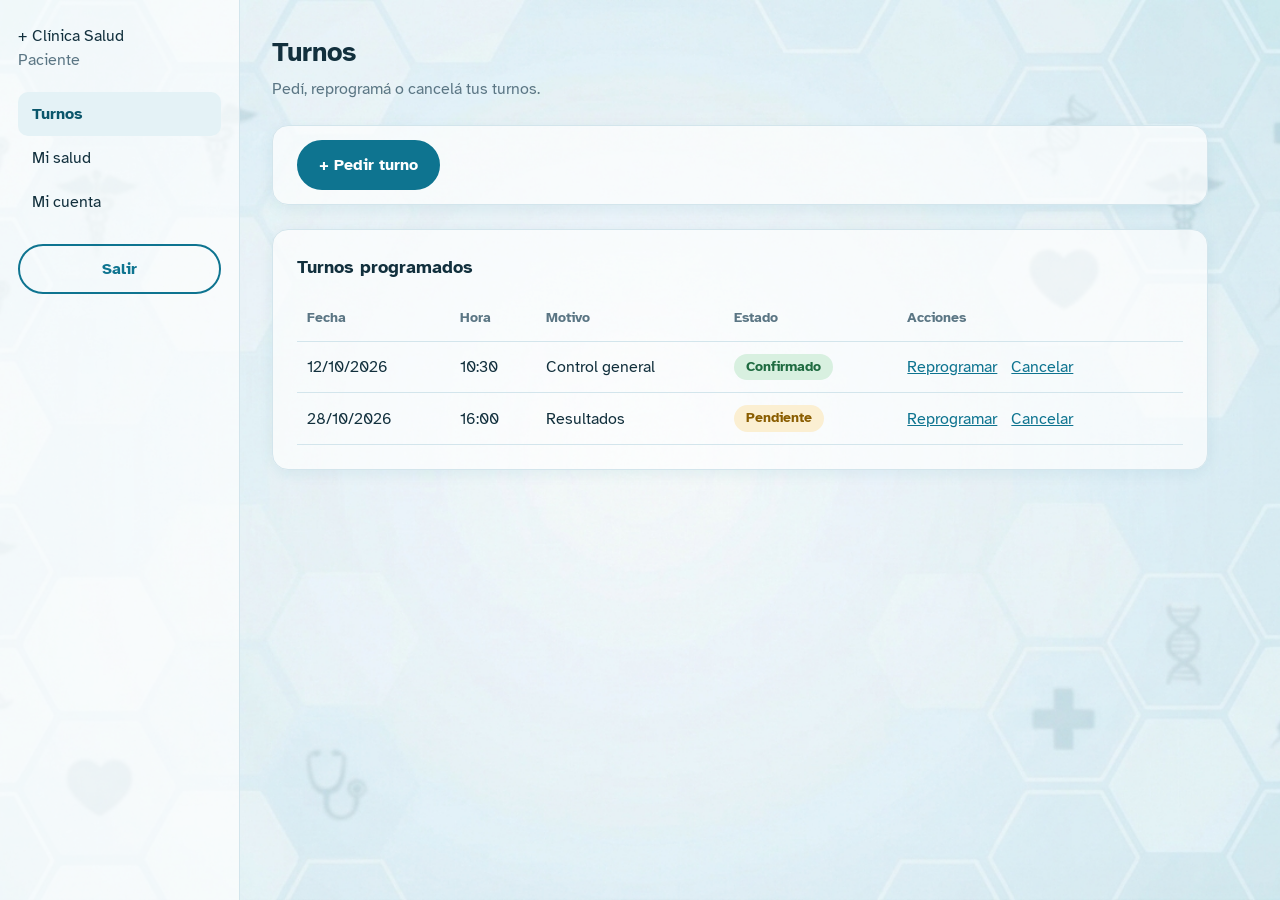
<file: Proyecto Informatico/clinicaWEB/paciente.html>
<!DOCTYPE html>
<html lang="es">
    <head>
        <meta charset="UTF-8">
        <meta name="viewport" content="width=device-width,initial-scale=1">
        <title>Clínica | Paciente</title>
        <link rel="stylesheet" href="https://fonts.googleapis.com/css2?family=Atkinson+Hyperlegible:wght@400;700&display=swap">
        <link rel="stylesheet" href="paciente.css">
    </head>
    <body>
        <div class="app">
            <aside class="side">
                <div class="logo"><i>+</i> Clínica Salud
                </div>
                <p class="muted">Paciente</p>
                <nav>
                    <a href="#turnos">Turnos</a>
                    <a href="#salud">Mi salud</a>
                    <a href="#cuenta">Mi cuenta</a>
                </nav><a class="btn sec out" href="index.html">Salir</a>
            </aside>
            <main>
                <section class="vista" id="turnos">
                    <div class="top">
                        <div>
                            <h1>Turnos</h1>
                            <p class="muted">Pedí, reprogramá o cancelá tus turnos.</p>
                        </div>
                    </div>
                    <details class="panel nuevo">
                        <summary class="btn">Pedir turno</summary>
                        <form class="form" onsubmit="return false">
                            <div class="">
                                <label for="c1">Especialidad</label>
                                <select id="c1">
                                    <option>Clínica médica</option>
                                    <option>Pediatría</option>
                                    <option>Cardiología</option>
                                    <option>Traumatología</option>
                                </select>
                            </div>
                            <div class="">
                                <label for="c2">Profesional</label>
                                <select id="c2">
                                    <option>Dr. Apellido</option>
                                    <option>Dra. Apellido</option>
                                </select></div><div class="">
                                    <label for="c3">Fecha</label>
                                    <input id="c3" type="date">
                                </div>
                                <div class="">
                                    <label for="c4">Hora</label>
                                    <input id="c4" type="time">
                                </div><div class="full">
                                    <label for="c5">Motivo</label>
                                    <textarea id="c5" rows="3">

                                    </textarea></div><div class="full">
                                        <button class="btn">Pedir turno</button>
                                    </div>
                                </form>
                            </details>
                            <section class="panel">
                                <h2>Turnos programados</h2>
                                <div class="tw">
                                    <table>
                                        <tr>
                                            <th>Fecha</th>
                                            <th>Hora</th>
                                            <th>Motivo</th>
                                            <th>Estado</th>
                                            <th>Acciones</th>
                                        </tr>
                                        <tr>
                                            <td>12/10/2026</td>
                                            <td>10:30</td>
                                            <td>Control general</td>
                                            <td>
                                                <span class="tag ok">Confirmado</span>
                                            </td>
                                            <td>
                                                <a href="#">Reprogramar</a> 
                                                <a href="#">Cancelar</a></td>
                                            </tr>
                                            <tr>
                                                <td>28/10/2026</td>
                                                <td>16:00</td>
                                                <td>Resultados</td>
                                                <td>
                                                    <span class="tag warn">Pendiente</span>
                                                </td><td>
                                                    <a href="#">Reprogramar</a> 
                                                    <a href="#">Cancelar</a>
                                                </td>
                                            </tr>
                                        </table>
                                    </div>
                                </section>
                            </section>
                            <section class="vista" id="salud">
                                <div class="top">
                                    <div>
                                        <h1>Mi salud</h1>
                                        <p class="muted">Tu historia, recetas y estudios.</p>
                                    </div>
                                </div>
                                <section class="panel">
                                    <h2>Datos generales</h2>
                                    <ul class="list">
                                        <li>Fecha de apertura: 03/03/2024</li>
                                        <li>Antecedentes: sin datos</li
                                            ><li>Alergias: sin datos</li>
                                            <li>Observaciones: sin datos</li>
                                        </ul>
                                    </section>
                                    <details class="panel plegable">
                                        <summary>Consultas anteriores</summary>
                                        <div class="tw">
                                            <table>
                                                <tr>
                                                    <th>Fecha</th>
                                                    <th>Motivo</th>
                                                    <th>Diagnóstico</th>
                                                    <th>Profesional</th>
                                                </tr>
                                                <tr>
                                                    <td>05/09/2026</td>
                                                    <td>Control</td>
                                                    <td>Sin hallazgos</td>
                                                    <td>Dr. Apellido</td>
                                                </tr>
                                            </table>
                                        </div>
                                    </details>
                                    <details class="panel plegable">
                                        <summary>Recetas</summary>
                                        <input class="buscar" placeholder="Buscar..." aria-label="Buscar">
                                        <div class="tw">
                                            <table>
                                                <tr>
                                                    <th>Fecha</th>
                                                    <th>Medicamento</th>
                                                    <th>Cantidad</th>
                                                    <th>Dosis</th>
                                                    <th>Frecuencia</th><th>Duración</th>
                                                    <th>

                                                    </th>
                                                </tr>
                                                <tr>
                                                    <td>05/09/2026</td>
                                                    <td>Artículo</td>
                                                    <td>1 caja</td>
                                                    <td>500 mg</td>
                                                    <td>Cada 8 hs</td>
                                                    <td>7 días</td>
                                                    <td>
                                                        <a href="#">Imprimir</a>
                                                    </td>
                                                </tr>
                                            </table>
                                        </div>
                                    </details>
                                    <details class="panel plegable">
                                        <summary>Estudios</summary>
                                        <input class="buscar" placeholder="Buscar..." aria-label="Buscar">
                                        <div class="tw">
                                            <table>
                                                <tr>
                                                    <th>Fecha</th>
                                                    <th>Tipo</th>
                                                    <th>Resultado</th>
                                                    <th>Archivo</th>
                                                </tr>
                                                <tr>
                                                    <td>01/09/2026</td>
                                                    <td>Análisis de sangre</td>
                                                    <td>Normal</td>
                                                    <td>
                                                        <a href="#">Descargar</a>
                                                    </td>
                                                </tr>
                                                <tr>
                                                    <td>15/08/2026</td>
                                                    <td>Radiografía</td>
                                                    <td>Normal</td><td>
                                                        <a href="#">Descargar</a>
                                                    </td>
                                                </tr>
                                            </table>
                                        </div>
                                    </details>
                                </section>
                                <section class="vista" id="cuenta">
                                    <div class="top">
                                        <div>
                                            <h1>Mi cuenta</h1>
                                            <p class="muted">Pagos, obra social y tus datos.</p>
                                        </div>
                                    </div>
                                    <section class="panel">
                                        <h2>Facturas</h2>
                                        <div class="tw">
                                            <table>
                                                <tr>
                                                    <th>Fecha</th>
                                                    <th>Importe</th>
                                                    <th>Obra social</th>
                                                    <th>Estado</th>
                                                    <th>

                                                    </th>
                                                </tr>
                                                <tr>
                                                    <td>05/09/2026</td>
                                                    <td>$ 15.000</td>
                                                    <td>Obra social</td>
                                                    <td>
                                                        <span class="tag warn">Pendiente</span>
                                                    </td>
                                                    <td>
                                                        <a href="#">Pagar</a> 
                                                        <a href="#">Descargar</a>
                                                    </td>
                                                </tr>
                                                <tr>
                                                    <td>01/08/2026</td>
                                                    <td>$ 8.000</td>
                                                    <td>Obra social</td>
                                                    <td>
                                                        <span class="tag ok">Pagada</span>
                                                    </td>
                                                    <td>
                                                        <a href="#">Descargar</a>
                                                    </td>
                                                </tr>
                                            </table>
                                        </div>
                                    </section>
                                    <details class="panel plegable">
                                        <summary>Datos</summary>
                                        <ul class="list">
                                            <li>Nombre: sin datos</li>
                                            <li>N.º de convenio: sin datos</li>
                                            <li>Cobertura: sin datos</li>
                                        </ul></details>
                                        <details class="panel plegable">
                                            <summary>Beneficios</summary>
                                            <div class="tw">
                                                <table>
                                                    <tr>
                                                        <th>Beneficio</th>
                                                        <th>Cobertura</th>
                                                        <th>Descripción</th>
                                                    </tr>
                                                    <tr>
                                                        <td>Consultas</td>
                                                        <td>100%</td>
                                                        <td>Consultas con profesionales de cartilla</td>
                                                    </tr>
                                                </table>
                                            </div>
                                        </details>
                                        <details class="panel nuevo">
                                            <summary class="btn">Datos personales</summary>
                                            <form class="form" onsubmit="return false">
                                                <div class="">
                                                    <label for="c6">Nombre</label>
                                                    <input id="c6" type="text">
                                                </div><div class="">
                                                    <label for="c7">Apellido</label>
                                                    <input id="c7" type="text"></div>
                                                    <div class=""><label for="c8">DNI</label>
                                                        <input id="c8" type="text">
                                                    </div><div class="">
                                                        <label for="c9">Fecha de nacimiento</label>
                                                        <input id="c9" type="date">
                                                    </div>
                                                    <div class="">
                                                        <label for="c10">Teléfono</label>
                                                        <input id="c10" type="tel">
                                                    </div>
                                                    <div class="">
                                                        <label for="c11">Email</label>
                                                        <input id="c11" type="email">
                                                    </div><div class="full">
                                                        <button class="btn">Guardar cambios</button>
                                                    </div>
                                                </form>
                                            </details>
                                            <details class="panel nuevo">
                                                <summary class="btn">Cambiar contraseña</summary>
                                                <form class="form" onsubmit="return false">
                                                    <div class="">
                                                        <label for="c12">Contraseña actual</label>
                                                        <input id="c12" type="password">
                                                    </div>
                                                    <div class="">
                                                        <label for="c13">Contraseña nueva</label>
                                                        <input id="c13" type="password">
                                                    </div>
                                                    <div class="full">
                                                        <button class="btn">Cambiar contraseña</button>
                                                    </div>
                                                </form>
                                            </details>
                                        </section>
                                    </main>
                                </div>
                                <script src="app.js">

                                </script>
                                </body>
                                </html>
</file>
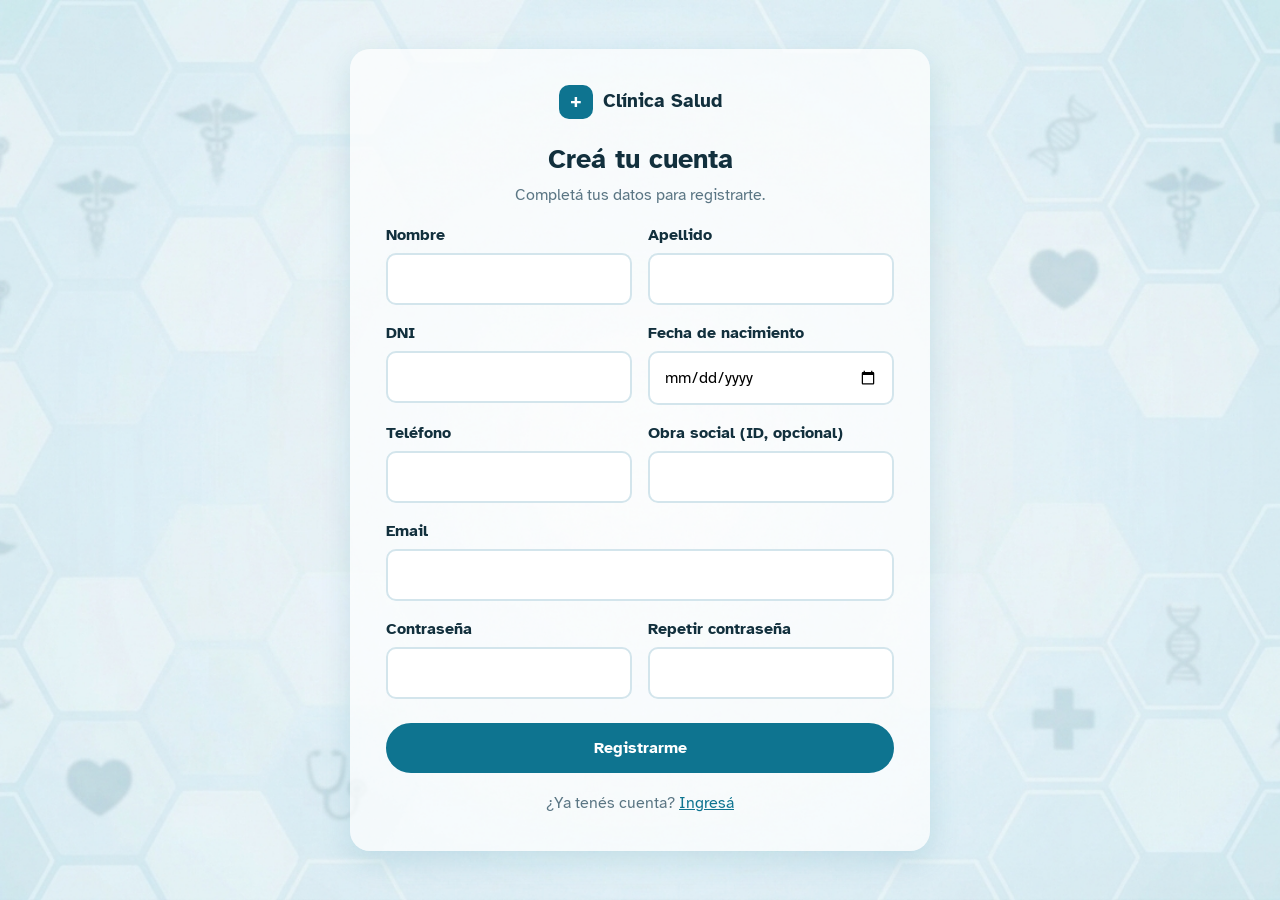
<file: Proyecto Informatico/clinicaWEB/register.html>
<!DOCTYPE html>
<html lang="es">
<head>
    <meta charset="UTF-8">
    <meta name="viewport" content="width=device-width,initial-scale=1">
<title>Clínica | Registrarse</title>
    <link rel="stylesheet" href="https://fonts.googleapis.com/css2?family=Atkinson+Hyperlegible:wght@400;700&display=swap">
    <link rel="stylesheet" href="register.css">
</head>
<body>
    <div class="login">
        <form class="login-box registro" id="formRegister" novalidate>
            <div class="logo"><i>+</i> Clínica Salud</div>
            <h1>Creá tu cuenta</h1>
            <p class="muted">Completá tus datos para registrarte.</p>
            <div class="grilla">
                <div>
                    <label for="nombre">Nombre</label>
                    <input id="nombre" name="nombre" type="text" autocomplete="given-name" maxlength="100" required>
                </div>
                <div>
                    <label for="apellido">Apellido</label>
                    <input id="apellido" name="apellido" type="text" autocomplete="family-name" maxlength="100" required>
                </div>
                <div>
                    <label for="dni">DNI</label>
                    <input id="dni" name="dni" type="text" inputmode="numeric" maxlength="20" required>
                </div>
                <div>
                    <label for="fechaNacimiento">Fecha de nacimiento</label>
                    <input id="fechaNacimiento" name="fechaNacimiento" type="date" autocomplete="bday">
                </div>
                <div>
                    <label for="telefono">Teléfono</label>
                    <input id="telefono" name="telefono" type="tel" autocomplete="tel" maxlength="30">
                </div>
                <div>
                    <label for="obraSocialId">Obra social (ID, opcional)</label>
                    <input id="obraSocialId" name="obraSocialId" type="number" min="1" inputmode="numeric">
                </div>
                <div class="ancho">
                    <label for="email">Email</label>
                    <input id="email" name="email" type="email" autocomplete="email" maxlength="100" required>
                </div>
                <div>
                    <label for="password">Contraseña</label>
                    <input id="password" name="password" type="password" autocomplete="new-password" maxlength="40" required>
                </div>
                <div>
                    <label for="password2">Repetir contraseña</label>
                    <input id="password2" name="password2" type="password" autocomplete="new-password" maxlength="40" required>
                </div>
            </div>
            <button class="btn" type="submit">Registrarme</button>
            <p class="cambio muted">¿Ya tenés cuenta? <a href="login.html">Ingresá</a></p>
        </form>
    </div>
    <script src="register.js"></script>
</body>
</html>
</file>
<file: Proyecto Informatico/clinicaWEB/admin.css>
/* ===== Colores (cambiá solo estos) ===== */
:root {
  --principal: #0e7490;
  --oscuro: #0a566b;
  --suave: #e4f2f6;
  --texto: #12303d;
  --gris: #5b7684;
  --borde: #d3e5ec;
}

/* ===== Base ===== */
* { box-sizing: border-box; }
body {
  margin: 0;
  font-family: "Atkinson Hyperlegible", Arial, sans-serif;
  color: var(--texto);
  line-height: 1.5;
  background: #e8f4f8 url("imagenes/fondo.jpg") center / cover no-repeat fixed;
}
a { color: var(--principal); }
h1 { margin: 0; font-size: 1.7rem; }
h2 { margin: 0 0 14px; font-size: 1.15rem; }
.muted { color: var(--gris); margin: 4px 0 0; }

/* ===== Botones ===== */
.btn {
  display: inline-block;
  padding: 11px 20px;
  border: 2px solid var(--principal);
  border-radius: 999px;
  background: var(--principal);
  color: white;
  font: inherit;
  font-weight: bold;
  text-decoration: none;
  cursor: pointer;
}
.btn:hover { background: var(--oscuro); border-color: var(--oscuro); }
.btn.sec { background: transparent; color: var(--principal); }
.btn.sec:hover { background: var(--suave); }

/* ===== Formularios ===== */
label { display: block; margin: 16px 0 6px; font-weight: bold; }
input, select, textarea {
  width: 100%;
  padding: 12px 14px;
  border: 2px solid var(--borde);
  border-radius: 10px;
  font: inherit;
  background: white;
}
input:focus, select:focus, textarea:focus { outline: none; border-color: var(--principal); }


/* ===== Panel: menú a la izquierda, contenido a la derecha ===== */
.app { display: flex; min-height: 100vh; }
.side {
  width: 240px;
  padding: 24px 18px;
  background: rgba(255, 255, 255, .7);
  border-right: 1px solid var(--borde);
}
.side nav { margin: 20px 0; }
.side nav a {
  display: block;
  padding: 10px 14px;
  border-radius: 10px;
  color: var(--texto);
  text-decoration: none;
}
.side nav a:hover { background: var(--suave); color: var(--oscuro); }
.out { width: 100%; text-align: center; }
main { flex: 1; max-width: 1000px; padding: 32px; }
.top { display: flex; justify-content: space-between; align-items: center; gap: 12px; margin-bottom: 24px; }

/* ===== Cajas ===== */
.panel {
  margin-bottom: 24px;
  padding: 24px;
  background: rgba(255, 255, 255, .7);
  border: 1px solid var(--borde);
  border-radius: 16px;
  box-shadow: 0 4px 14px rgba(14, 116, 144, .08);
}
.grid { display: flex; gap: 24px; flex-wrap: wrap; }
.grid .panel { flex: 1; min-width: 280px; }
.list { margin: 0; padding: 0; list-style: none; }
.list li { padding: 10px 0; border-bottom: 1px solid var(--borde); }
.list li:last-child { border: none; }

/* ===== Tablas ===== */
.tw { overflow-x: auto; }
table { width: 100%; border-collapse: collapse; }
th, td { padding: 12px 10px; text-align: left; border-bottom: 1px solid var(--borde); }
th { color: var(--gris); font-size: .9rem; }
tr:hover td { background: var(--suave); }

/* ===== Etiquetas de estado ===== */
.tag { display: inline-block; padding: 3px 12px; border-radius: 999px; font-size: .85rem; font-weight: bold; background: var(--suave); color: var(--oscuro); }
.tag.ok { background: #d8f0e0; color: #1f6b41; }
.tag.warn { background: #fbefd2; color: #8a5d00; }
.tag.alert { background: #f8dedb; color: #9b2f27; }

/* ===== Celular ===== */
@media (max-width: 800px) {
  .app { flex-direction: column; }
  .side { width: 100%; border-right: none; border-bottom: 1px solid var(--borde); }
  .side nav { display: flex; flex-wrap: wrap; gap: 4px; margin: 12px 0; }
  main { padding: 18px; }
}


/* ===== Páginas con varias secciones ===== */
.side nav a.activa { background: var(--suave); color: var(--oscuro); font-weight: bold; }
.side .muted { margin: 0; }
.form { display: grid; grid-template-columns: repeat(auto-fit, minmax(220px, 1fr)); gap: 0 16px; }
.form .full { grid-column: 1 / -1; }
.form .btn { margin-top: 16px; }
.buscar { margin-bottom: 12px; }
textarea { resize: vertical; }
.stats { display: flex; gap: 16px; flex-wrap: wrap; margin-bottom: 24px; }
.stat { flex: 1; min-width: 150px; padding: 18px; background: rgba(255, 255, 255, .7); border: 1px solid var(--borde); border-radius: 16px; }
.stat b { display: block; font-size: 1.8rem; color: var(--principal); }
td a { margin-right: 10px; }

/* ===== Una sección visible a la vez ===== */
.vista { display: none; }
.vista.activa { display: block; }
.vista .top { margin-bottom: 24px; }

/* ===== Formularios ocultos detrás de un botón ===== */
.nuevo { padding: 14px 24px; }
.nuevo summary { list-style: none; width: fit-content; }
.nuevo summary::-webkit-details-marker { display: none; }
.nuevo summary::before { content: "+ "; }
.nuevo[open] summary { margin-bottom: 16px; }

/* ===== Bloques que se abren al tocar el título ===== */
.plegable { padding: 18px 24px; }
.plegable summary { font-size: 1.15rem; font-weight: bold; cursor: pointer; }
.plegable[open] summary { margin-bottom: 14px; }

/* ===== Ingreso: que los 3 roles entren en el cuadro ===== */
.login-box { width: 440px; }
.login-box .logo { justify-content: center; }
.login-box h1, .login-box > .muted { text-align: center; }
.roles { gap: 8px; margin: 20px 0 4px; }
.roles label { min-width: 0; padding: 12px 4px; font-size: .92rem; }
</file>
<file: Proyecto Informatico/clinicaWEB/login.css>
/* ===== Colores (cambiá solo estos) ===== */
:root {
  --principal: #0e7490;
  --oscuro: #0a566b;
  --suave: #e4f2f6;
  --texto: #12303d;
  --gris: #5b7684;
  --borde: #d3e5ec;
}

/* ===== Base ===== */
* { box-sizing: border-box; }
body {
  margin: 0;
  font-family: "Atkinson Hyperlegible", Arial, sans-serif;
  color: var(--texto);
  line-height: 1.5;
  background: #e8f4f8 url("imagenes/fondo.jpg") center / cover no-repeat fixed;
}
a { color: var(--principal); }
h1 { margin: 0; font-size: 1.7rem; }
h2 { margin: 0 0 14px; font-size: 1.15rem; }
.muted { color: var(--gris); margin: 4px 0 0; }

/* ===== Botones ===== */
.btn {
  display: inline-block;
  padding: 11px 20px;
  border: 2px solid var(--principal);
  border-radius: 999px;
  background: var(--principal);
  color: white;
  font: inherit;
  font-weight: bold;
  text-decoration: none;
  cursor: pointer;
}
.btn:hover { background: var(--oscuro); border-color: var(--oscuro); }
.btn.sec { background: transparent; color: var(--principal); }
.btn.sec:hover { background: var(--suave); }

/* ===== Formularios ===== */
label { display: block; margin: 16px 0 6px; font-weight: bold; }
input, select, textarea {
  width: 100%;
  padding: 12px 14px;
  border: 2px solid var(--borde);
  border-radius: 10px;
  font: inherit;
  background: white;
}
input:focus, select:focus, textarea:focus { outline: none; border-color: var(--principal); }

/* ===== Login ===== */
.login { display: flex; justify-content: center; align-items: center; min-height: 100vh; padding: 20px; }
.login-box {
  width: 400px;
  max-width: 100%;
  padding: 36px;
  background: rgba(255, 255, 255, .7);
  border-radius: 20px;
  box-shadow: 0 10px 30px rgba(14, 116, 144, .15);
}
.login .btn { width: 100%; margin-top: 24px; }
.logo { display: flex; align-items: center; gap: 10px; margin-bottom: 20px; font-size: 1.2rem; font-weight: bold; }
.logo i {
  display: grid; place-items: center;
  width: 34px; height: 34px;
  border-radius: 10px;
  background: var(--principal);
  color: white;
  font-style: normal;
}
.roles { display: flex; gap: 10px; margin-top: 16px; }
.roles input { display: none; }
.roles label { flex: 1; margin: 0; padding: 12px; text-align: center; border: 2px solid var(--borde); border-radius: 10px; background: white; cursor: pointer; }
.roles input:checked + label { border-color: var(--principal); background: var(--suave); color: var(--oscuro); }

/* ===== Cajas ===== */
.panel {
  margin-bottom: 24px;
  padding: 24px;
  background: rgba(255, 255, 255, .7);
  border: 1px solid var(--borde);
  border-radius: 16px;
  box-shadow: 0 4px 14px rgba(14, 116, 144, .08);
}
.grid { display: flex; gap: 24px; flex-wrap: wrap; }
.grid .panel { flex: 1; min-width: 280px; }
.list { margin: 0; padding: 0; list-style: none; }
.list li { padding: 10px 0; border-bottom: 1px solid var(--borde); }
.list li:last-child { border: none; }

/* ===== Ingreso: que los 3 roles entren en el cuadro ===== */
.login-box { width: 440px; }
.login-box .logo { justify-content: center; }
.login-box h1, .login-box > .muted { text-align: center; }
.roles { gap: 8px; margin: 20px 0 4px; }
.roles label { min-width: 0; padding: 12px 4px; font-size: .92rem; }
.cambio {
  margin: 18px 0 0;
  text-align: center;
}
</file>
<file: Proyecto Informatico/clinicaWEB/medico.css>
/* ===== Colores (cambiá solo estos) ===== */
:root {
  --principal: #0e7490;
  --oscuro: #0a566b;
  --suave: #e4f2f6;
  --texto: #12303d;
  --gris: #5b7684;
  --borde: #d3e5ec;
}

/* ===== Base ===== */
* { box-sizing: border-box; }
body {
  margin: 0;
  font-family: "Atkinson Hyperlegible", Arial, sans-serif;
  color: var(--texto);
  line-height: 1.5;
  background: #e8f4f8 url("imagenes/fondo.jpg") center / cover no-repeat fixed;
}
a { color: var(--principal); }
h1 { margin: 0; font-size: 1.7rem; }
h2 { margin: 0 0 14px; font-size: 1.15rem; }
.muted { color: var(--gris); margin: 4px 0 0; }

/* ===== Botones ===== */
.btn {
  display: inline-block;
  padding: 11px 20px;
  border: 2px solid var(--principal);
  border-radius: 999px;
  background: var(--principal);
  color: white;
  font: inherit;
  font-weight: bold;
  text-decoration: none;
  cursor: pointer;
}
.btn:hover { background: var(--oscuro); border-color: var(--oscuro); }
.btn.sec { background: transparent; color: var(--principal); }
.btn.sec:hover { background: var(--suave); }

/* ===== Formularios ===== */
label { display: block; margin: 16px 0 6px; font-weight: bold; }
input, select, textarea {
  width: 100%;
  padding: 12px 14px;
  border: 2px solid var(--borde);
  border-radius: 10px;
  font: inherit;
  background: white;
}
input:focus, select:focus, textarea:focus { outline: none; border-color: var(--principal); }


/* ===== Panel: menú a la izquierda, contenido a la derecha ===== */
.app { display: flex; min-height: 100vh; }
.side {
  width: 240px;
  padding: 24px 18px;
  background: rgba(255, 255, 255, .7);
  border-right: 1px solid var(--borde);
}
.side nav { margin: 20px 0; }
.side nav a {
  display: block;
  padding: 10px 14px;
  border-radius: 10px;
  color: var(--texto);
  text-decoration: none;
}
.side nav a:hover { background: var(--suave); color: var(--oscuro); }
.out { width: 100%; text-align: center; }
main { flex: 1; max-width: 1000px; padding: 32px; }
.top { display: flex; justify-content: space-between; align-items: center; gap: 12px; margin-bottom: 24px; }

/* ===== Cajas ===== */
.panel {
  margin-bottom: 24px;
  padding: 24px;
  background: rgba(255, 255, 255, .7);
  border: 1px solid var(--borde);
  border-radius: 16px;
  box-shadow: 0 4px 14px rgba(14, 116, 144, .08);
}
.grid { display: flex; gap: 24px; flex-wrap: wrap; }
.grid .panel { flex: 1; min-width: 280px; }
.list { margin: 0; padding: 0; list-style: none; }
.list li { padding: 10px 0; border-bottom: 1px solid var(--borde); }
.list li:last-child { border: none; }

/* ===== Tablas ===== */
.tw { overflow-x: auto; }
table { width: 100%; border-collapse: collapse; }
th, td { padding: 12px 10px; text-align: left; border-bottom: 1px solid var(--borde); }
th { color: var(--gris); font-size: .9rem; }
tr:hover td { background: var(--suave); }

/* ===== Etiquetas de estado ===== */
.tag { display: inline-block; padding: 3px 12px; border-radius: 999px; font-size: .85rem; font-weight: bold; background: var(--suave); color: var(--oscuro); }
.tag.ok { background: #d8f0e0; color: #1f6b41; }
.tag.warn { background: #fbefd2; color: #8a5d00; }
.tag.alert { background: #f8dedb; color: #9b2f27; }

/* ===== Celular ===== */
@media (max-width: 800px) {
  .app { flex-direction: column; }
  .side { width: 100%; border-right: none; border-bottom: 1px solid var(--borde); }
  .side nav { display: flex; flex-wrap: wrap; gap: 4px; margin: 12px 0; }
  main { padding: 18px; }
}


/* ===== Páginas con varias secciones ===== */
.side nav a.activa { background: var(--suave); color: var(--oscuro); font-weight: bold; }
.side .muted { margin: 0; }
.form { display: grid; grid-template-columns: repeat(auto-fit, minmax(220px, 1fr)); gap: 0 16px; }
.form .full { grid-column: 1 / -1; }
.form .btn { margin-top: 16px; }
.buscar { margin-bottom: 12px; }
textarea { resize: vertical; }
.stats { display: flex; gap: 16px; flex-wrap: wrap; margin-bottom: 24px; }
.stat { flex: 1; min-width: 150px; padding: 18px; background: rgba(255, 255, 255, .7); border: 1px solid var(--borde); border-radius: 16px; }
.stat b { display: block; font-size: 1.8rem; color: var(--principal); }
td a { margin-right: 10px; }

/* ===== Una sección visible a la vez ===== */
.vista { display: none; }
.vista.activa { display: block; }
.vista .top { margin-bottom: 24px; }

/* ===== Formularios ocultos detrás de un botón ===== */
.nuevo { padding: 14px 24px; }
.nuevo summary { list-style: none; width: fit-content; }
.nuevo summary::-webkit-details-marker { display: none; }
.nuevo summary::before { content: "+ "; }
.nuevo[open] summary { margin-bottom: 16px; }

/* ===== Bloques que se abren al tocar el título ===== */
.plegable { padding: 18px 24px; }
.plegable summary { font-size: 1.15rem; font-weight: bold; cursor: pointer; }
.plegable[open] summary { margin-bottom: 14px; }

/* ===== Ingreso: que los 3 roles entren en el cuadro ===== */
.login-box { width: 440px; }
.login-box .logo { justify-content: center; }
.login-box h1, .login-box > .muted { text-align: center; }
.roles { gap: 8px; margin: 20px 0 4px; }
.roles label { min-width: 0; padding: 12px 4px; font-size: .92rem; }
</file>
<file: Proyecto Informatico/clinicaWEB/paciente.css>
/* ===== Colores (cambiá solo estos) ===== */
:root {
  --principal: #0e7490;
  --oscuro: #0a566b;
  --suave: #e4f2f6;
  --texto: #12303d;
  --gris: #5b7684;
  --borde: #d3e5ec;
}

/* ===== Base ===== */
* { box-sizing: border-box; }
body {
  margin: 0;
  font-family: "Atkinson Hyperlegible", Arial, sans-serif;
  color: var(--texto);
  line-height: 1.5;
  background: #e8f4f8 url("imagenes/fondo.jpg") center / cover no-repeat fixed;
}
a { color: var(--principal); }
h1 { margin: 0; font-size: 1.7rem; }
h2 { margin: 0 0 14px; font-size: 1.15rem; }
.muted { color: var(--gris); margin: 4px 0 0; }

/* ===== Botones ===== */
.btn {
  display: inline-block;
  padding: 11px 20px;
  border: 2px solid var(--principal);
  border-radius: 999px;
  background: var(--principal);
  color: white;
  font: inherit;
  font-weight: bold;
  text-decoration: none;
  cursor: pointer;
}
.btn:hover { background: var(--oscuro); border-color: var(--oscuro); }
.btn.sec { background: transparent; color: var(--principal); }
.btn.sec:hover { background: var(--suave); }

/* ===== Formularios ===== */
label { display: block; margin: 16px 0 6px; font-weight: bold; }
input, select, textarea {
  width: 100%;
  padding: 12px 14px;
  border: 2px solid var(--borde);
  border-radius: 10px;
  font: inherit;
  background: white;
}
input:focus, select:focus, textarea:focus { outline: none; border-color: var(--principal); }


/* ===== Panel: menú a la izquierda, contenido a la derecha ===== */
.app { display: flex; min-height: 100vh; }
.side {
  width: 240px;
  padding: 24px 18px;
  background: rgba(255, 255, 255, .7);
  border-right: 1px solid var(--borde);
}
.side nav { margin: 20px 0; }
.side nav a {
  display: block;
  padding: 10px 14px;
  border-radius: 10px;
  color: var(--texto);
  text-decoration: none;
}
.side nav a:hover { background: var(--suave); color: var(--oscuro); }
.out { width: 100%; text-align: center; }
main { flex: 1; max-width: 1000px; padding: 32px; }
.top { display: flex; justify-content: space-between; align-items: center; gap: 12px; margin-bottom: 24px; }

/* ===== Cajas ===== */
.panel {
  margin-bottom: 24px;
  padding: 24px;
  background: rgba(255, 255, 255, .7);
  border: 1px solid var(--borde);
  border-radius: 16px;
  box-shadow: 0 4px 14px rgba(14, 116, 144, .08);
}
.grid { display: flex; gap: 24px; flex-wrap: wrap; }
.grid .panel { flex: 1; min-width: 280px; }
.list { margin: 0; padding: 0; list-style: none; }
.list li { padding: 10px 0; border-bottom: 1px solid var(--borde); }
.list li:last-child { border: none; }

/* ===== Tablas ===== */
.tw { overflow-x: auto; }
table { width: 100%; border-collapse: collapse; }
th, td { padding: 12px 10px; text-align: left; border-bottom: 1px solid var(--borde); }
th { color: var(--gris); font-size: .9rem; }
tr:hover td { background: var(--suave); }

/* ===== Etiquetas de estado ===== */
.tag { display: inline-block; padding: 3px 12px; border-radius: 999px; font-size: .85rem; font-weight: bold; background: var(--suave); color: var(--oscuro); }
.tag.ok { background: #d8f0e0; color: #1f6b41; }
.tag.warn { background: #fbefd2; color: #8a5d00; }
.tag.alert { background: #f8dedb; color: #9b2f27; }

/* ===== Celular ===== */
@media (max-width: 800px) {
  .app { flex-direction: column; }
  .side { width: 100%; border-right: none; border-bottom: 1px solid var(--borde); }
  .side nav { display: flex; flex-wrap: wrap; gap: 4px; margin: 12px 0; }
  main { padding: 18px; }
}


/* ===== Páginas con varias secciones ===== */
.side nav a.activa { background: var(--suave); color: var(--oscuro); font-weight: bold; }
.side .muted { margin: 0; }
.form { display: grid; grid-template-columns: repeat(auto-fit, minmax(220px, 1fr)); gap: 0 16px; }
.form .full { grid-column: 1 / -1; }
.form .btn { margin-top: 16px; }
.buscar { margin-bottom: 12px; }
textarea { resize: vertical; }
.stats { display: flex; gap: 16px; flex-wrap: wrap; margin-bottom: 24px; }
.stat { flex: 1; min-width: 150px; padding: 18px; background: rgba(255, 255, 255, .7); border: 1px solid var(--borde); border-radius: 16px; }
.stat b { display: block; font-size: 1.8rem; color: var(--principal); }
td a { margin-right: 10px; }

/* ===== Una sección visible a la vez ===== */
.vista { display: none; }
.vista.activa { display: block; }
.vista .top { margin-bottom: 24px; }

/* ===== Formularios ocultos detrás de un botón ===== */
.nuevo { padding: 14px 24px; }
.nuevo summary { list-style: none; width: fit-content; }
.nuevo summary::-webkit-details-marker { display: none; }
.nuevo summary::before { content: "+ "; }
.nuevo[open] summary { margin-bottom: 16px; }

/* ===== Bloques que se abren al tocar el título ===== */
.plegable { padding: 18px 24px; }
.plegable summary { font-size: 1.15rem; font-weight: bold; cursor: pointer; }
.plegable[open] summary { margin-bottom: 14px; }

/* ===== Ingreso: que los 3 roles entren en el cuadro ===== */
.login-box { width: 440px; }
.login-box .logo { justify-content: center; }
.login-box h1, .login-box > .muted { text-align: center; }
.roles { gap: 8px; margin: 20px 0 4px; }
.roles label { min-width: 0; padding: 12px 4px; font-size: .92rem; }
</file>
<file: Proyecto Informatico/clinicaWEB/register.css>
:root {
  --principal: #0e7490;
  --oscuro: #0a566b;
  --suave: #e4f2f6;
  --texto: #12303d;
  --gris: #5b7684;
  --borde: #d3e5ec;
}

* { box-sizing: border-box; }
body {
  margin: 0;
  font-family: "Atkinson Hyperlegible", Arial, sans-serif;
  color: var(--texto);
  line-height: 1.5;
  background: #e8f4f8 url("imagenes/fondo.jpg") center / cover no-repeat fixed;
}
a { color: var(--principal); }
h1 { margin: 0; font-size: 1.7rem; }
h2 { margin: 0 0 14px; font-size: 1.15rem; }
.muted { color: var(--gris); margin: 4px 0 0; }

.btn {
  display: inline-block;
  padding: 11px 20px;
  border: 2px solid var(--principal);
  border-radius: 999px;
  background: var(--principal);
  color: white;
  font: inherit;
  font-weight: bold;
  text-decoration: none;
  cursor: pointer;
}
.btn:hover { background: var(--oscuro); border-color: var(--oscuro); }
.btn.sec { background: transparent; color: var(--principal); }
.btn.sec:hover { background: var(--suave); }

label { display: block; margin: 16px 0 6px; font-weight: bold; }
input, select, textarea {
  width: 100%;
  padding: 12px 14px;
  border: 2px solid var(--borde);
  border-radius: 10px;
  font: inherit;
  background: white;
}
input:focus, select:focus, textarea:focus { outline: none; border-color: var(--principal); }

.login { display: flex; justify-content: center; align-items: center; min-height: 100vh; padding: 20px; }
.login-box {
  width: 400px;
  max-width: 100%;
  padding: 36px;
  background: rgba(255, 255, 255, .7);
  border-radius: 20px;
  box-shadow: 0 10px 30px rgba(14, 116, 144, .15);
}
.login .btn { width: 100%; margin-top: 24px; }
.logo { display: flex; align-items: center; gap: 10px; margin-bottom: 20px; font-size: 1.2rem; font-weight: bold; }
.logo i {
  display: grid; place-items: center;
  width: 34px; height: 34px;
  border-radius: 10px;
  background: var(--principal);
  color: white;
  font-style: normal;
}
.roles { display: flex; gap: 10px; margin-top: 16px; }
.roles input { display: none; }
.roles label { flex: 1; margin: 0; padding: 12px; text-align: center; border: 2px solid var(--borde); border-radius: 10px; background: white; cursor: pointer; }
.roles input:checked + label { border-color: var(--principal); background: var(--suave); color: var(--oscuro); }

.panel {
  margin-bottom: 24px;
  padding: 24px;
  background: rgba(255, 255, 255, .7);
  border: 1px solid var(--borde);
  border-radius: 16px;
  box-shadow: 0 4px 14px rgba(14, 116, 144, .08);
}
.grid { display: flex; gap: 24px; flex-wrap: wrap; }
.grid .panel { flex: 1; min-width: 280px; }
.list { margin: 0; padding: 0; list-style: none; }
.list li { padding: 10px 0; border-bottom: 1px solid var(--borde); }
.list li:last-child { border: none; }

.login-box { width: 440px; }
.login-box .logo { justify-content: center; }
.login-box h1, .login-box > .muted { text-align: center; }
.roles { gap: 8px; margin: 20px 0 4px; }
.roles label { min-width: 0; padding: 12px 4px; font-size: .92rem; }
.cambio {
  margin: 18px 0 0;
  text-align: center;
}

.login-box.registro {
  width: 580px;
}
.grilla {
  display: grid;
  grid-template-columns: 1fr 1fr;
  gap: 0 16px;
}
.grilla .ancho {
  grid-column: 1 / -1;
}
@media (max-width: 600px) {
  .login-box.registro {
    padding: 24px;
  }
  .grilla {
    grid-template-columns: 1fr;
  }
}
</file>
